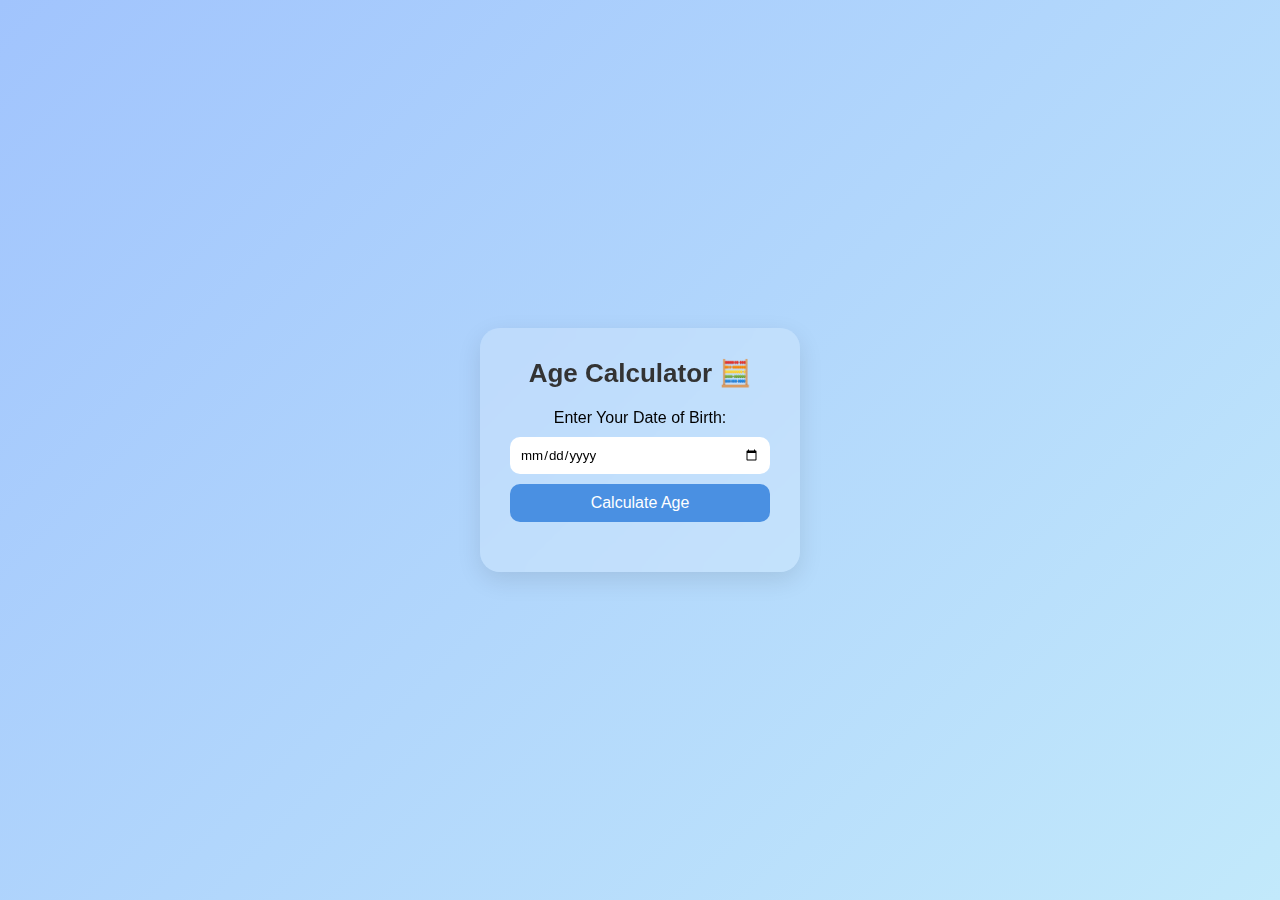
<file: Day-12-Age-Calculator-App/index.html>
<!DOCTYPE html>
<html lang="en">
<head>
  <meta charset="UTF-8" />
  <meta name="viewport" content="width=device-width, initial-scale=1.0" />
  <title>Age Calculator</title>
  <link rel="stylesheet" href="style.css" />
</head>
<body>
  <div class="container">
    <h1>Age Calculator 🧮</h1>
    <div class="input-box">
      <label for="dob">Enter Your Date of Birth:</label>
      <input type="date" id="dob" />
      <button id="calculate">Calculate Age</button>
    </div>
    <div class="result" id="result"></div>
  </div>

  <script src="script.js"></script>
</body>
</html>
</file>
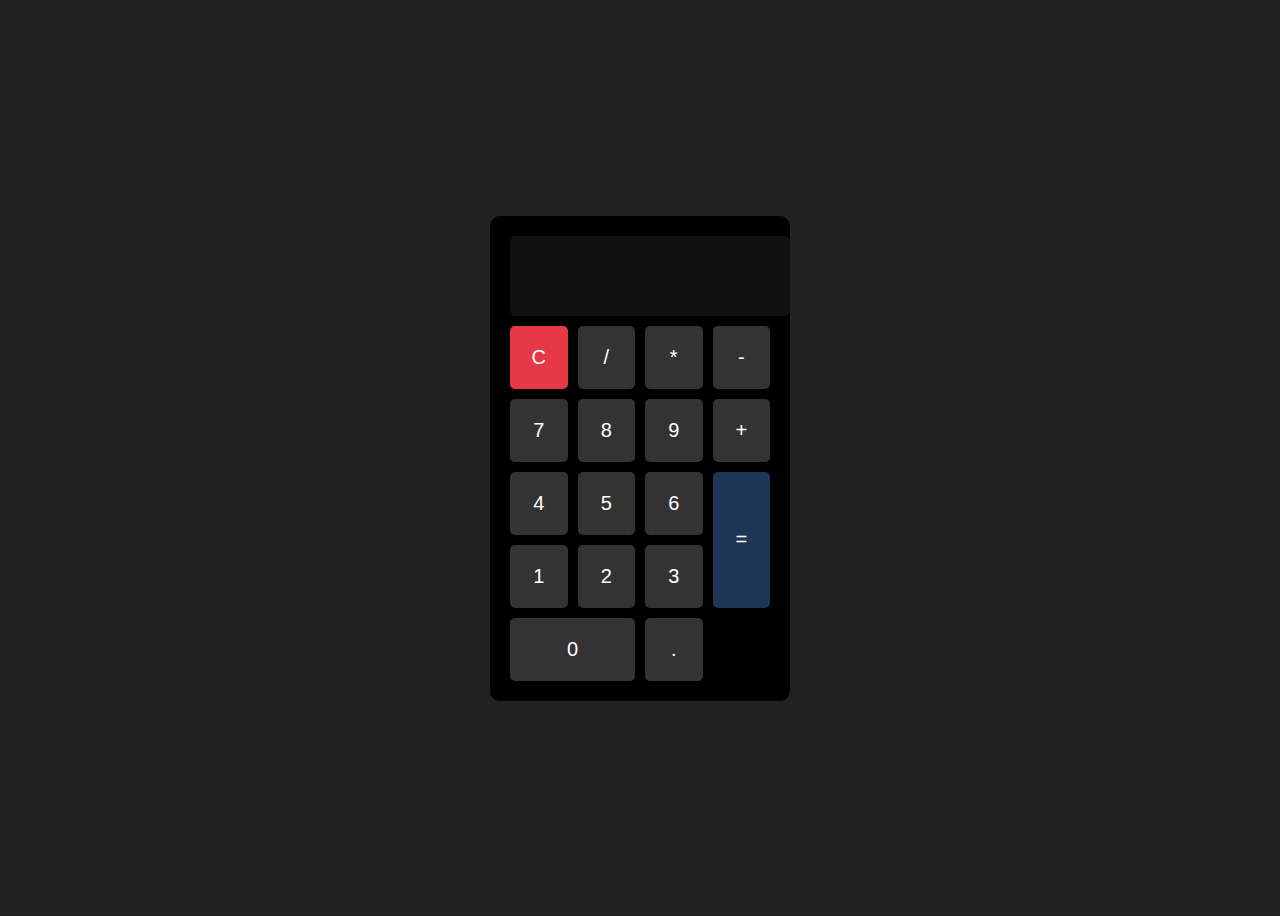
<file: Day-8-Basic-Calculator/index.html>
<!DOCTYPE html>
<html lang="en">
<head>
    <meta charset="UTF-8">
    <meta name="viewport" content="width=device-width, initial-scale=1.0">
    <title>Basic Calculator</title>
    <link rel="stylesheet" href="style.css">
</head>
<body>

<div class="calculator">
    <input type="text" id="display" disabled>

    <div class="buttons">
        <button onclick="clearDisplay()" class="clear">C</button>
        <button onclick="appendValue('/')">/</button>
        <button onclick="appendValue('*')">*</button>
        <button onclick="appendValue('-')">-</button>

        <button onclick="appendValue('7')">7</button>
        <button onclick="appendValue('8')">8</button>
        <button onclick="appendValue('9')">9</button>
        <button onclick="appendValue('+')">+</button>

        <button onclick="appendValue('4')">4</button>
        <button onclick="appendValue('5')">5</button>
        <button onclick="appendValue('6')">6</button>
        <button class="equal" onclick="calculate()">=</button>

        <button onclick="appendValue('1')">1</button>
        <button onclick="appendValue('2')">2</button>
        <button onclick="appendValue('3')">3</button>

        <button onclick="appendValue('0')" class="zero">0</button>
        <button onclick="appendValue('.')">.</button>
    </div>
</div>

<script src="script.js"></script>
</body>
</html>
</file>
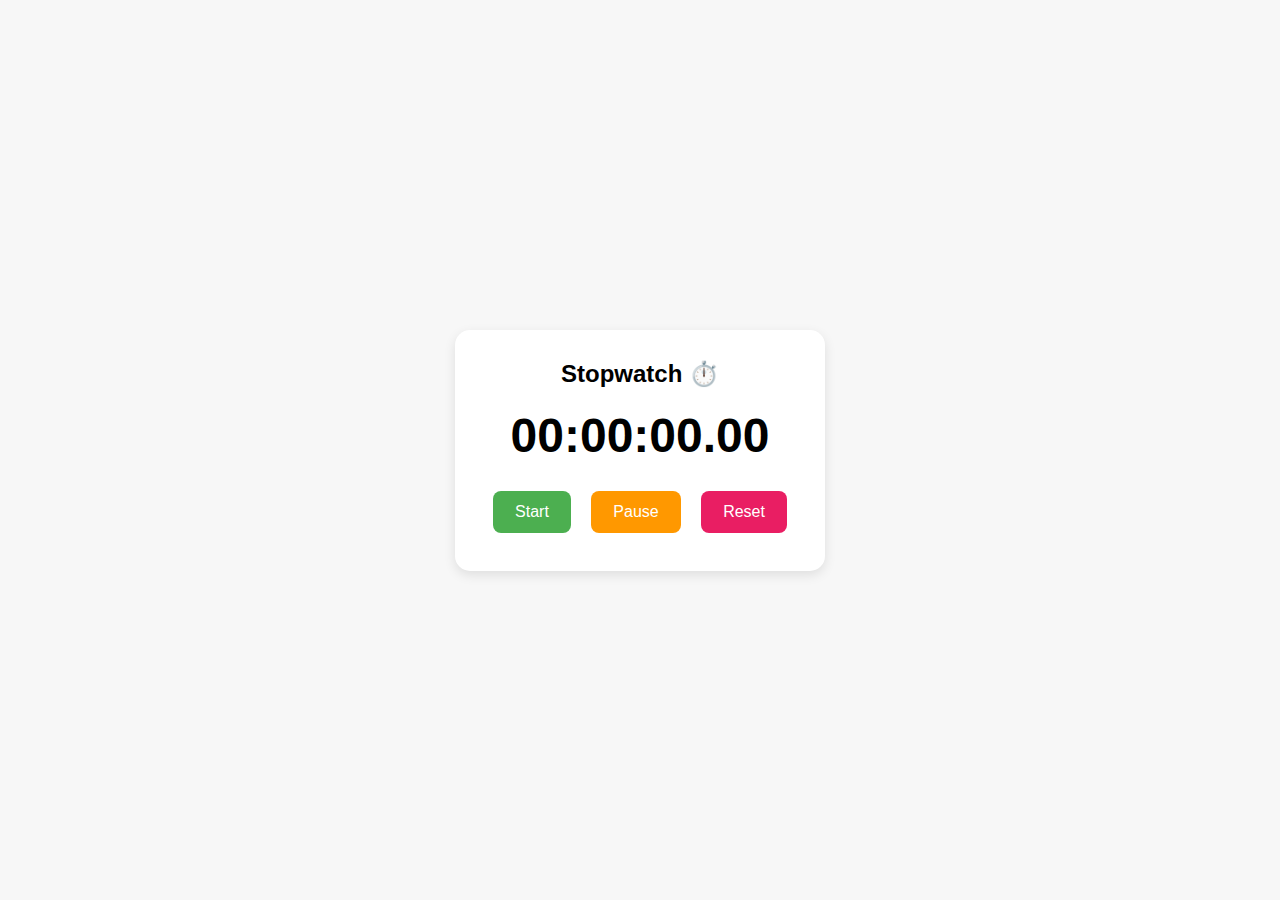
<file: Day10-Stopwatch/index.html>
<!DOCTYPE html>
<html lang="en">
<head>
    <meta charset="UTF-8">
    <meta name="viewport" content="width=device-width, initial-scale=1.0">
    <title>Stopwatch | Day 10</title>
    <link rel="stylesheet" href="style.css">
</head>
<body>

    <div class="container">
        <h2>Stopwatch ⏱️</h2>

        <div class="time" id="display">00:00:00.00</div>

        <div class="buttons">
            <button id="start">Start</button>
            <button id="pause">Pause</button>
            <button id="reset">Reset</button>
        </div>
    </div>

<script src="script.js"></script>
</body>
</html>
</file>
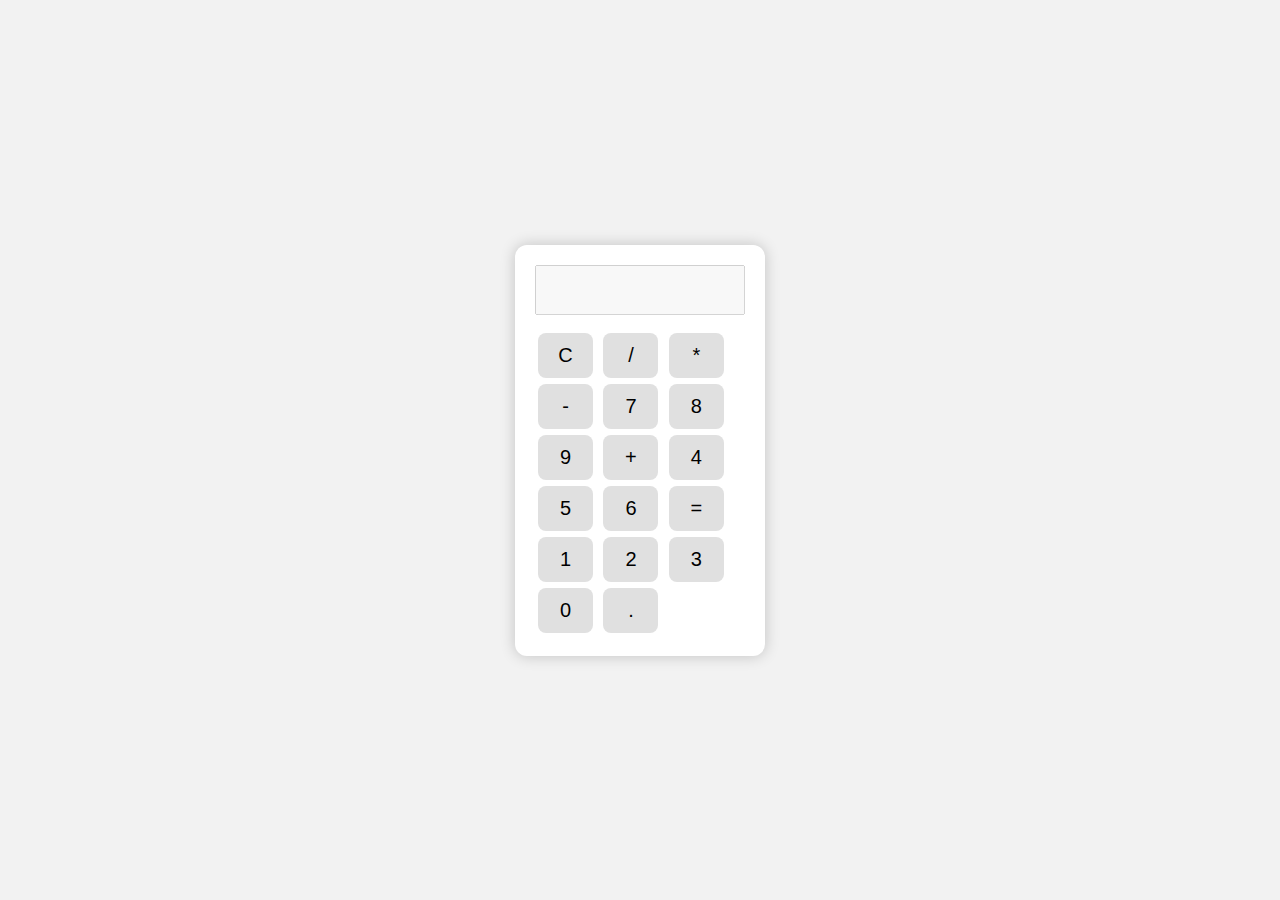
<file: Day8-Basic-Calculator/index.html>
<!DOCTYPE html>
<html lang="en">
<head>
    <meta charset="UTF-8">
    <meta name="viewport" content="width=device-width, initial-scale=1.0">
    <title>Basic Calculator</title>
    <link rel="stylesheet" href="style.css">
</head>
<body>

<div class="calculator">
    <input type="text" id="display" disabled>

    <div class="buttons">
        <button onclick="clearDisplay()">C</button>
        <button onclick="appendValue('/')">/</button>
        <button onclick="appendValue('*')">*</button>
        <button onclick="appendValue('-')">-</button>
        
        <button onclick="appendValue('7')">7</button>
        <button onclick="appendValue('8')">8</button>
        <button onclick="appendValue('9')">9</button>
        <button onclick="appendValue('+')">+</button>

        <button onclick="appendValue('4')">4</button>
        <button onclick="appendValue('5')">5</button>
        <button onclick="appendValue('6')">6</button>
        <button rowspan="2" onclick="calculate()">=</button>

        <button onclick="appendValue('1')">1</button>
        <button onclick="appendValue('2')">2</button>
        <button onclick="appendValue('3')">3</button>

        <button onclick="appendValue('0')">0</button>
        <button onclick="appendValue('.')">.</button>
    </div>
</div>

<script src="script.js"></script>
</body>
</html>
</file>
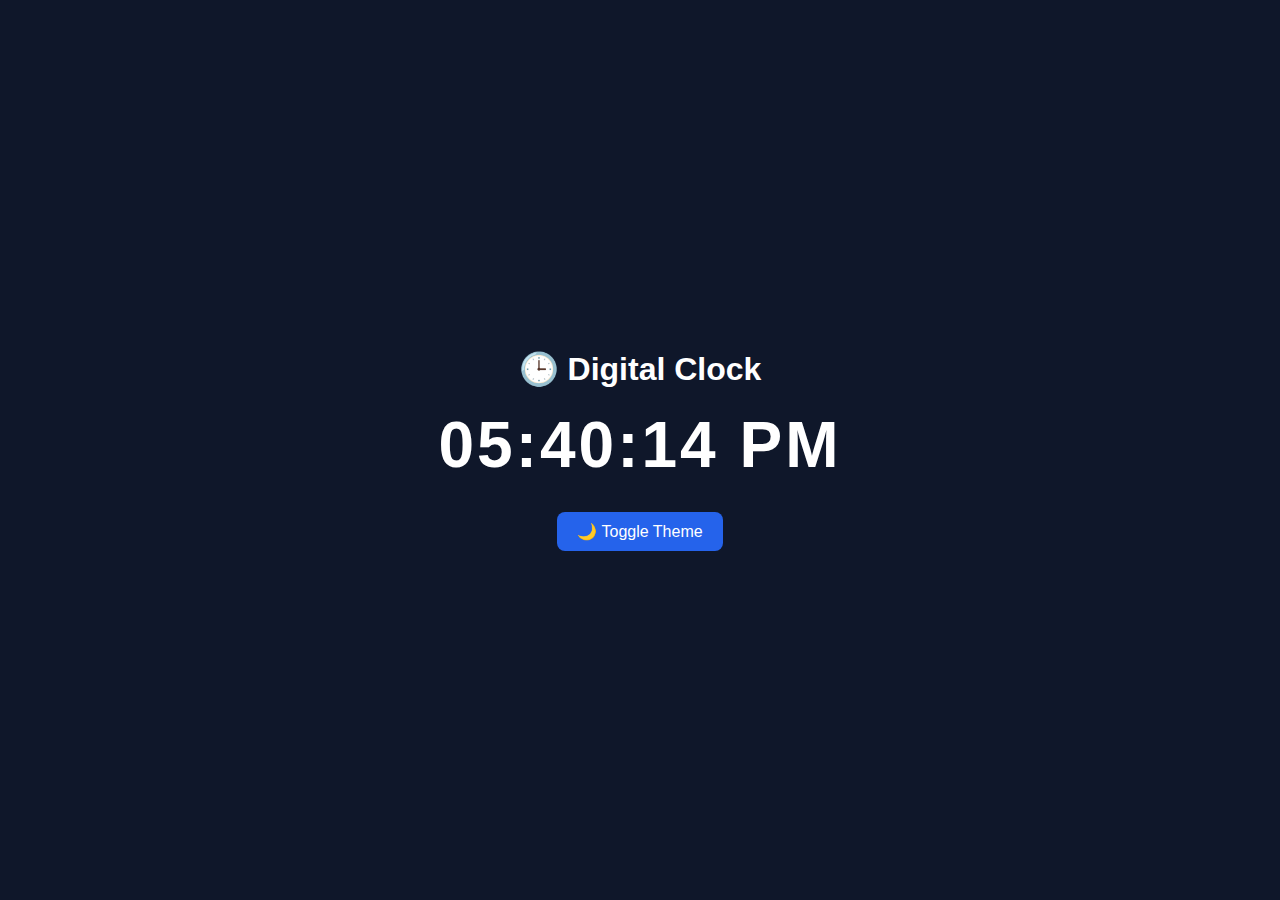
<file: Day9-DigitalClock/index.html>
<!DOCTYPE html>
<html lang="en">
<head>
  <meta charset="UTF-8">
  <meta name="viewport" content="width=device-width, initial-scale=1.0">
  <title>Digital Clock</title>
  <link rel="stylesheet" href="style.css">
</head>
<body>
  <div class="clock-container">
    <h1>🕒 Digital Clock</h1>
    <div class="clock" id="clock"></div>
    <button id="toggleTheme">🌙 Toggle Theme</button>
  </div>

  <script src="script.js"></script>
</body>
</html>
</file>
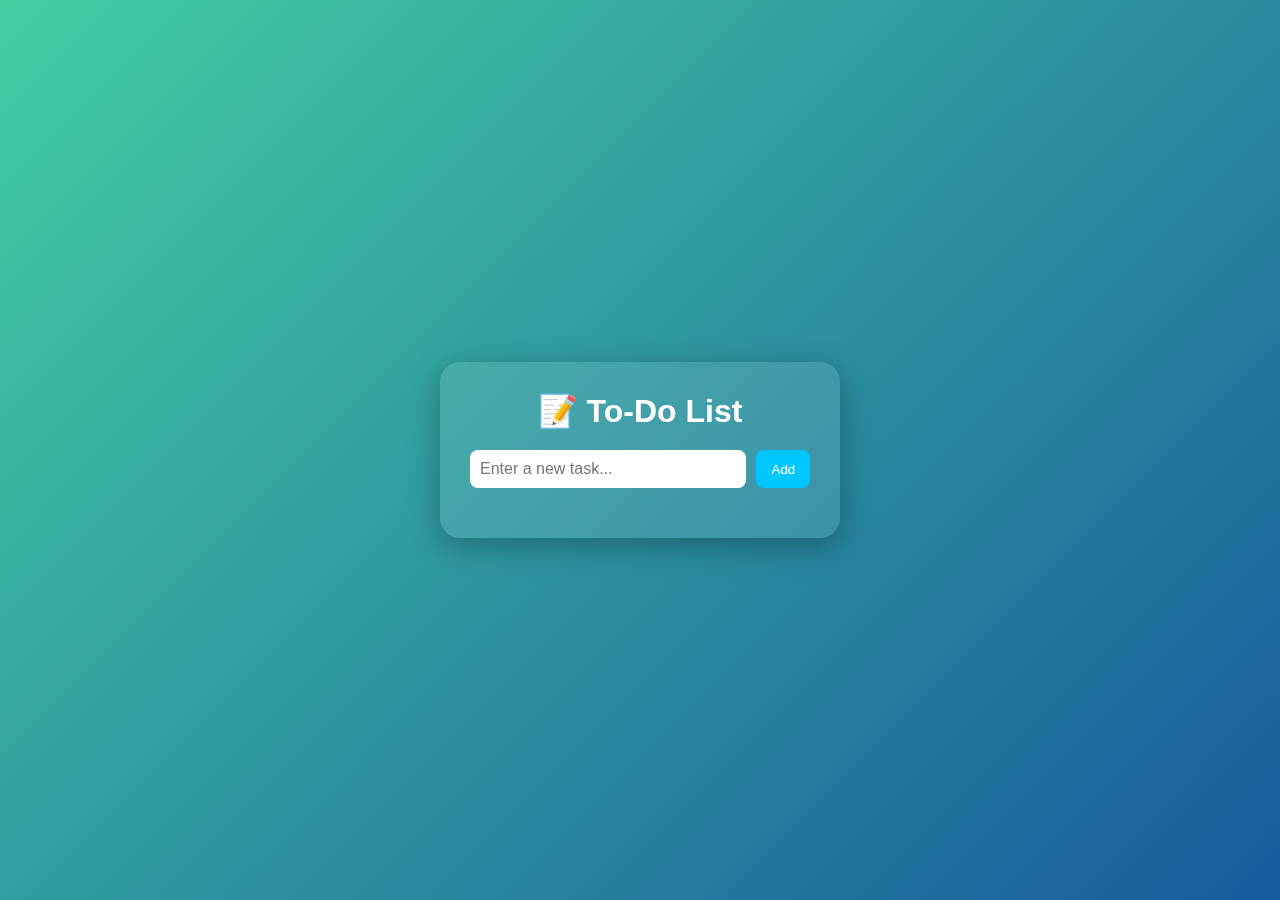
<file: Day-12-Age-Calculator-App/Day-13-To-Do-List-App/index.html>
<!DOCTYPE html>
<html lang="en">
<head>
  <meta charset="UTF-8" />
  <meta name="viewport" content="width=device-width, initial-scale=1.0" />
  <title>To-Do List App</title>
  <link rel="stylesheet" href="style.css" />
</head>
<body>
  <div class="container">
    <h1>📝 To-Do List</h1>
    <div class="input-section">
      <input type="text" id="taskInput" placeholder="Enter a new task..." />
      <button id="addBtn">Add</button>
    </div>
    <ul id="taskList"></ul>
  </div>

  <script src="script.js"></script>
</body>
</html>
</file>
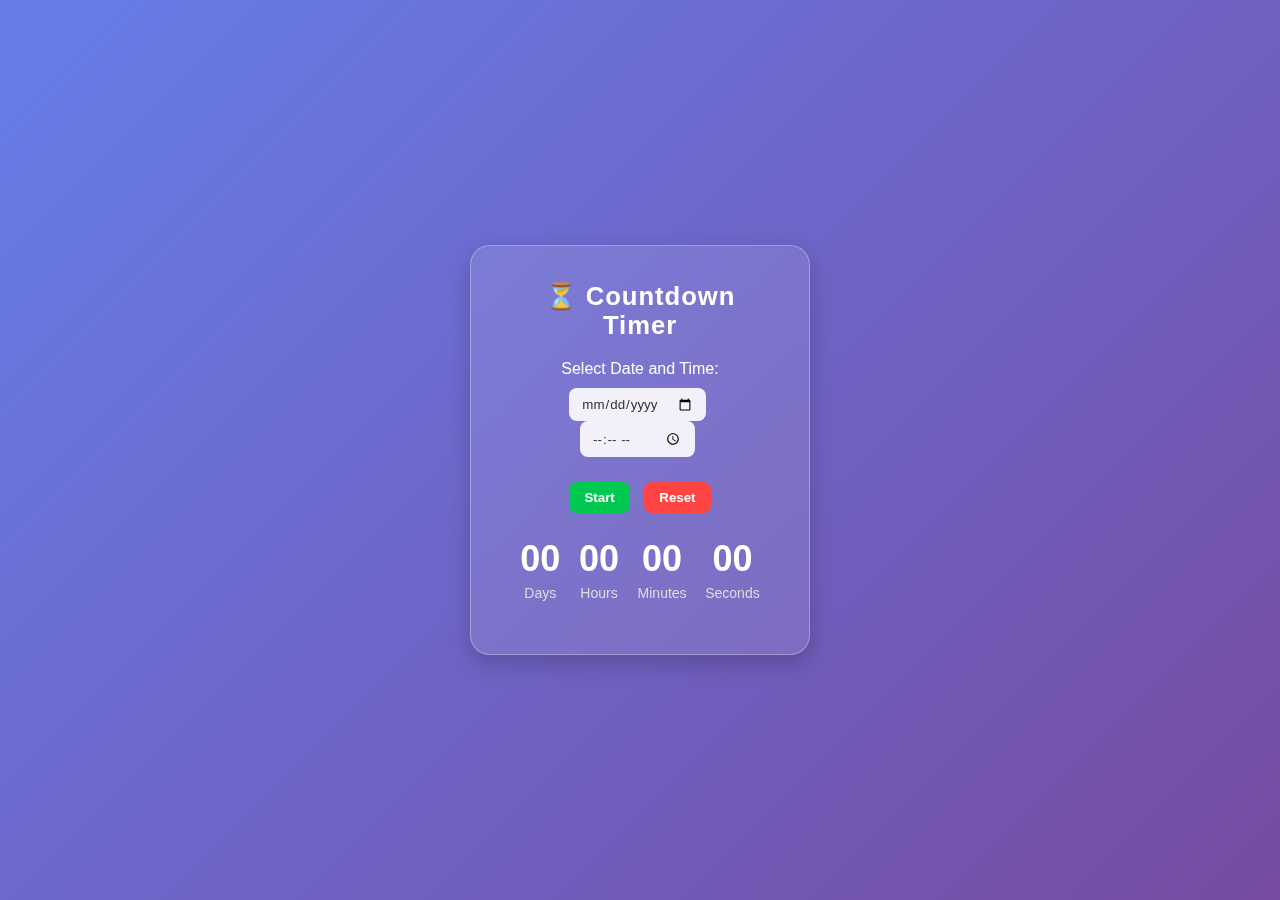
<file: Day10-Stopwatch/Day11-Countdown-Timer/index.html>
<!DOCTYPE html>
<html lang="en">
<head>
  <meta charset="UTF-8" />
  <meta name="viewport" content="width=device-width, initial-scale=1.0" />
  <title>Countdown Timer</title>
  <link rel="stylesheet" href="style.css" />
</head>
<body>
  <div class="container">
    <h2>⏳ Countdown Timer</h2>

    <div class="input-section">
      <label>Select Date and Time:</label>
      <input type="date" id="date">
      <input type="time" id="time">
    </div>

    <div>
      <button id="start">Start</button>
      <button id="reset">Reset</button>
    </div>

    <div class="timer-display">
      <div>
        <span id="days">00</span>
        <p>Days</p>
      </div>
      <div>
        <span id="hours">00</span>
        <p>Hours</p>
      </div>
      <div>
        <span id="minutes">00</span>
        <p>Minutes</p>
      </div>
      <div>
        <span id="seconds">00</span>
        <p>Seconds</p>
      </div>
    </div>

    <p id="message"></p>
  </div>

  <script src="script.js"></script>
</body>
</html>
</file>
<file: Day-12-Age-Calculator-App/style.css>
* {
  margin: 0;
  padding: 0;
  box-sizing: border-box;
  font-family: 'Poppins', sans-serif;
}

body {
  height: 100vh;
  display: flex;
  align-items: center;
  justify-content: center;
  background: linear-gradient(135deg, #a1c4fd, #c2e9fb);
}

.container {
  background: rgba(255, 255, 255, 0.2);
  padding: 30px;
  border-radius: 20px;
  backdrop-filter: blur(10px);
  text-align: center;
  box-shadow: 0 8px 25px rgba(0, 0, 0, 0.1);
  width: 320px;
}

h1 {
  font-size: 26px;
  margin-bottom: 20px;
  color: #333;
}

.input-box {
  display: flex;
  flex-direction: column;
  gap: 10px;
}

label {
  font-weight: 500;
}

input[type="date"] {
  padding: 10px;
  border-radius: 10px;
  border: none;
  outline: none;
}

button {
  background: #4a90e2;
  color: white;
  border: none;
  border-radius: 10px;
  padding: 10px;
  cursor: pointer;
  font-size: 16px;
  transition: 0.3s ease;
}

button:hover {
  background: #357ABD;
}

.result {
  margin-top: 20px;
  font-size: 18px;
  font-weight: 600;
  color: #222;
}
</file>
<file: Day-8-Basic-Calculator/style.css>
body {
    font-family: Arial, sans-serif;
    display: flex;
    justify-content: center;
    align-items: center;
    height: 100vh;
    background: #222;
}

.calculator {
    width: 260px;
    background: #000;
    padding: 20px;
    border-radius: 10px;
}

#display {
    width: 100%;
    height: 60px;
    margin-bottom: 10px;
    font-size: 28px;
    text-align: right;
    padding: 10px;
    background: #111;
    color: #fff;
    border: none;
    border-radius: 5px;
}

.buttons {
    display: grid;
    grid-template-columns: repeat(4, 1fr);
    gap: 10px;
}

button {
    padding: 20px;
    font-size: 20px;
    border: none;
    border-radius: 5px;
    cursor: pointer;
    background: #333;
    color: white;
}

button:hover {
    background: #444;
}

.clear {
    background: #e63946;
}

.equal {
    background: #1d3557;
    grid-row: span 2;
    height: 100%;
}

.zero {
    grid-column: span 2;
}
</file>
<file: Day10-Stopwatch/style.css>
*{
    margin: 0;
    padding: 0;
    box-sizing: border-box;
    font-family: Arial, sans-serif;
}

body{
    display: flex;
    justify-content: center;
    align-items: center;
    height: 100vh;
    background:#f7f7f7;
}

.container{
    background:white;
    padding: 30px;
    border-radius: 15px;
    text-align: center;
    box-shadow: 0 4px 12px rgba(0,0,0,0.1);
}

.time{
    font-size: 48px;
    margin: 20px 0;
    font-weight: bold;
}

.buttons button{
    padding: 12px 22px;
    margin: 8px;
    font-size: 16px;
    cursor: pointer;
    border-radius: 8px;
    border: none;
    transition: 0.2s ease;
}

#start{
    background: #4CAF50;
    color: white;
}

#pause{
    background: #ff9800;
    color: white;
}

#reset{
    background: #e91e63;
    color: white;
}

.buttons button:hover{
    opacity: 0.8;
}
</file>
<file: Day8-Basic-Calculator/style.css>
*{
    margin: 0;
    padding: 0;
    font-family: Arial;
    box-sizing: border-box;
}

body{
    display: flex;
    justify-content: center;
    align-items: center;
    height: 100vh;
    background: #f2f2f2;
}

.calculator{
    width: 250px;
    background: white;
    padding: 20px;
    border-radius: 12px;
    box-shadow: 0 0 15px rgba(0,0,0,0.2);
}

#display{
    width: 100%;
    height: 50px;
    font-size: 22px;
    text-align: right;
    padding-right: 10px;
    margin-bottom: 15px;
}

button{
    width: 55px;
    height: 45px;
    font-size: 20px;
    margin: 3px;
    cursor: pointer;
    border: none;
    border-radius: 8px;
    background: #e0e0e0;
    transition: 0.2s;
}

button:hover{
    background: #cfcfcf;
}

button:active{
    transform: scale(0.9);
}
</file>
<file: Day9-DigitalClock/style.css>
/* Basic Styling */
* {
  margin: 0;
  padding: 0;
  box-sizing: border-box;
  font-family: 'Poppins', sans-serif;
}

body {
  display: flex;
  justify-content: center;
  align-items: center;
  height: 100vh;
  background-color: #0f172a;
  color: #fff;
  transition: 0.3s ease;
}

.clock-container {
  text-align: center;
}

.clock {
  font-size: 4rem;
  font-weight: 600;
  letter-spacing: 3px;
  margin-top: 20px;
}

button {
  margin-top: 30px;
  padding: 10px 20px;
  font-size: 1rem;
  border: none;
  border-radius: 8px;
  cursor: pointer;
  background-color: #2563eb;
  color: white;
  transition: 0.3s;
}

button:hover {
  background-color: #1d4ed8;
}

/* Light Theme */
.light {
  background-color: #f8fafc;
  color: #0f172a;
}

.light button {
  background-color: #0f172a;
  color: #f8fafc;
}
</file>
<file: Day-12-Age-Calculator-App/Day-13-To-Do-List-App/style.css>
* {
  margin: 0;
  padding: 0;
  box-sizing: border-box;
  font-family: "Poppins", sans-serif;
}

body {
  height: 100vh;
  display: flex;
  justify-content: center;
  align-items: center;
  background: linear-gradient(135deg, #43cea2, #185a9d);
}

.container {
  width: 90%;
  max-width: 400px;
  background: rgba(255, 255, 255, 0.1);
  backdrop-filter: blur(10px);
  padding: 30px;
  border-radius: 20px;
  text-align: center;
  color: #fff;
  box-shadow: 0 8px 32px rgba(0, 0, 0, 0.3);
}

h1 {
  margin-bottom: 20px;
}

.input-section {
  display: flex;
  justify-content: center;
  gap: 10px;
  margin-bottom: 20px;
}

input {
  flex: 1;
  padding: 10px;
  border: none;
  border-radius: 8px;
  font-size: 1rem;
  outline: none;
}

button {
  background-color: #00c6ff;
  border: none;
  padding: 10px 15px;
  border-radius: 8px;
  color: #fff;
  cursor: pointer;
  transition: 0.3s;
}

button:hover {
  background-color: #0094cc;
}

ul {
  list-style: none;
}

li {
  background: rgba(255, 255, 255, 0.15);
  padding: 10px;
  border-radius: 8px;
  margin-bottom: 10px;
  display: flex;
  justify-content: space-between;
  align-items: center;
}

li.completed {
  text-decoration: line-through;
  opacity: 0.6;
}

.delete-btn {
  background: #ff4b2b;
  border: none;
  color: white;
  border-radius: 6px;
  padding: 5px 10px;
  cursor: pointer;
}
</file>
<file: Day10-Stopwatch/Day11-Countdown-Timer/style.css>
* {
  margin: 0;
  padding: 0;
  box-sizing: border-box;
  font-family: "Poppins", sans-serif;
}

body {
  height: 100vh;
  display: flex;
  justify-content: center;
  align-items: center;
  background: linear-gradient(135deg, #667eea, #764ba2);
}

.container {
  background: rgba(255, 255, 255, 0.1);
  backdrop-filter: blur(15px);
  border: 1px solid rgba(255, 255, 255, 0.3);
  padding: 35px 40px;
  border-radius: 20px;
  text-align: center;
  width: 340px;
  color: #fff;
  box-shadow: 0 8px 25px rgba(0, 0, 0, 0.2);
}

h2 {
  margin-bottom: 20px;
  color: #fff;
  font-size: 1.6rem;
  letter-spacing: 1px;
}

.input-section {
  margin-bottom: 20px;
}

.input-section label {
  display: block;
  margin-bottom: 10px;
  font-weight: 500;
}

.input-section input {
  padding: 8px 12px;
  border: none;
  border-radius: 8px;
  outline: none;
  background: rgba(255, 255, 255, 0.9);
  color: #333;
  margin-right: 5px;
}

button {
  padding: 8px 15px;
  border: none;
  border-radius: 8px;
  cursor: pointer;
  margin: 5px;
  font-weight: 600;
  transition: 0.3s;
}

#start {
  background-color: #00c851;
  color: white;
}

#reset {
  background-color: #ff4444;
  color: white;
}

button:hover {
  transform: scale(1.05);
  opacity: 0.9;
}

.timer-display {
  display: flex;
  justify-content: space-around;
  margin-top: 20px;
}

.timer-display div {
  text-align: center;
}

.timer-display span {
  display: block;
  font-size: 36px;
  font-weight: bold;
  color: #fff;
}

.timer-display p {
  margin-top: 5px;
  font-size: 14px;
  color: #ddd;
}

#message {
  margin-top: 18px;
  font-weight: 600;
  color: #00ffcc;
  font-size: 1.1rem;
}
</file>
